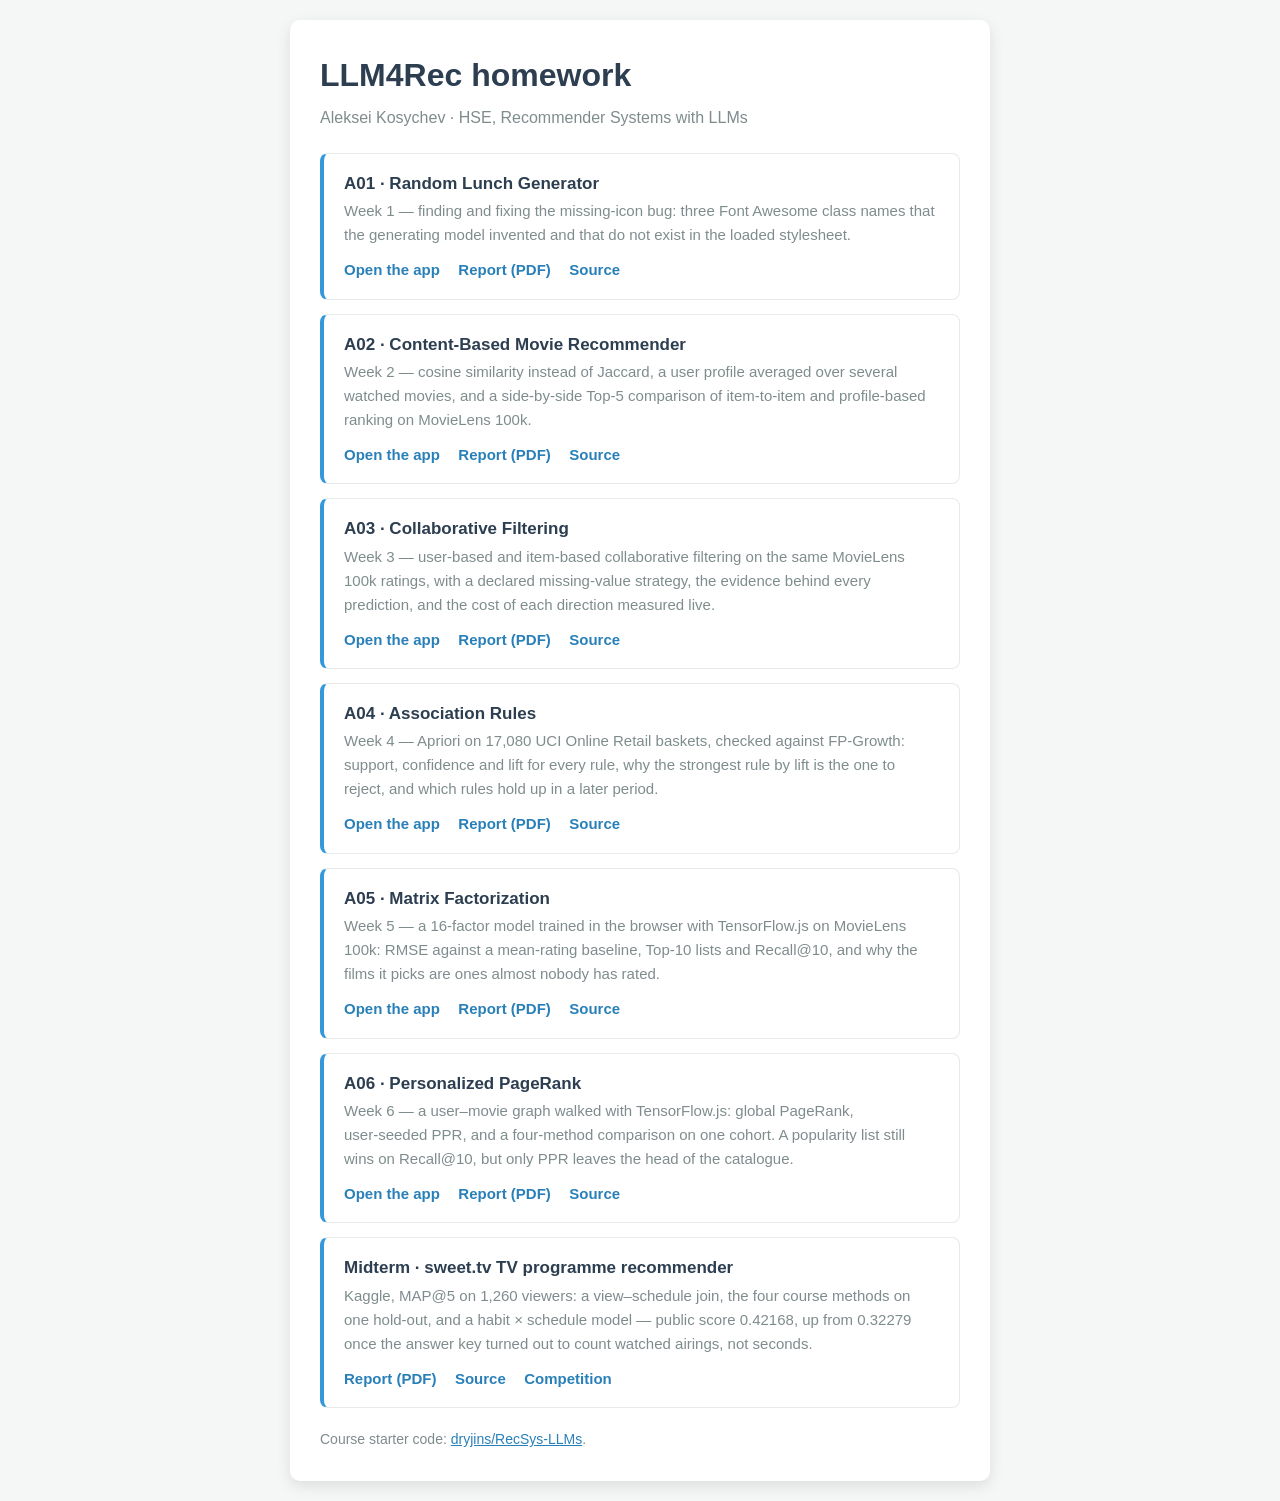
<file: index.html>
<!DOCTYPE html>
<html lang="en">
<head>
    <meta charset="UTF-8">
    <meta name="viewport" content="width=device-width, initial-scale=1.0">
    <title>LLM4Rec homework — Aleksei Kosychev</title>
    <style>
        * { margin: 0; padding: 0; box-sizing: border-box; }
        body {
            font-family: 'Helvetica', 'Arial', sans-serif;
            background-color: #f4f7f6;
            color: #333;
            line-height: 1.6;
            padding: 20px;
            display: flex;
            justify-content: center;
            min-height: 100vh;
        }
        .container {
            background-color: white;
            border-radius: 10px;
            box-shadow: 0 5px 15px rgba(0, 0, 0, 0.1);
            padding: 30px;
            width: 100%;
            max-width: 700px;
            align-self: flex-start;
        }
        h1 { color: #2c3e50; margin-bottom: 4px; }
        .subtitle { color: #7f8c8d; margin-bottom: 22px; }
        .card {
            border: 1px solid #e6eaea;
            border-left: 4px solid #3498db;
            border-radius: 8px;
            padding: 16px 20px;
            margin-bottom: 14px;
        }
        .card h2 { font-size: 17px; color: #2c3e50; margin-bottom: 2px; }
        .card p { color: #7f8c8d; font-size: 15px; margin-bottom: 10px; }
        .links a {
            display: inline-block;
            margin-right: 14px;
            color: #2980b9;
            text-decoration: none;
            font-weight: bold;
            font-size: 15px;
        }
        .links a:hover { text-decoration: underline; }
        footer { color: #7f8c8d; font-size: 14px; margin-top: 20px; }
        footer a { color: #2980b9; }
    </style>
</head>
<body>
    <div class="container">
        <h1>LLM4Rec homework</h1>
        <p class="subtitle">Aleksei Kosychev &middot; HSE, Recommender Systems with LLMs</p>

        <div class="card">
            <h2>A01 &middot; Random Lunch Generator</h2>
            <p>Week 1 &mdash; finding and fixing the missing-icon bug: three Font Awesome class names that
               the generating model invented and that do not exist in the loaded stylesheet.</p>
            <div class="links">
                <a href="hw1/">Open the app</a>
                <a href="hw1/report/kosychev_a01_report.pdf">Report (PDF)</a>
                <a href="https://github.com/ak1232320/rec-sys-hw1/tree/main/hw1">Source</a>
            </div>
        </div>

        <div class="card">
            <h2>A02 &middot; Content-Based Movie Recommender</h2>
            <p>Week 2 &mdash; cosine similarity instead of Jaccard, a user profile averaged over several
               watched movies, and a side-by-side Top&#8209;5 comparison of item&#8209;to&#8209;item and
               profile&#8209;based ranking on MovieLens 100k.</p>
            <div class="links">
                <a href="hw2/">Open the app</a>
                <a href="hw2/report/kosychev_a02_report.pdf">Report (PDF)</a>
                <a href="https://github.com/ak1232320/rec-sys-hw1/tree/main/hw2">Source</a>
            </div>
        </div>

        <div class="card">
            <h2>A03 &middot; Collaborative Filtering</h2>
            <p>Week 3 &mdash; user&#8209;based and item&#8209;based collaborative filtering on the same
               MovieLens 100k ratings, with a declared missing&#8209;value strategy, the evidence behind
               every prediction, and the cost of each direction measured live.</p>
            <div class="links">
                <a href="hw3/">Open the app</a>
                <a href="hw3/report/kosychev_a03_report.pdf">Report (PDF)</a>
                <a href="https://github.com/ak1232320/rec-sys-hw1/tree/main/hw3">Source</a>
            </div>
        </div>

        <div class="card">
            <h2>A04 &middot; Association Rules</h2>
            <p>Week 4 &mdash; Apriori on 17,080 UCI Online Retail baskets, checked against FP&#8209;Growth:
               support, confidence and lift for every rule, why the strongest rule by lift is the one to
               reject, and which rules hold up in a later period.</p>
            <div class="links">
                <a href="hw4/">Open the app</a>
                <a href="hw4/report/kosychev_a04_report.pdf">Report (PDF)</a>
                <a href="https://github.com/ak1232320/rec-sys-hw1/tree/main/hw4">Source</a>
            </div>
        </div>

        <div class="card">
            <h2>A05 &middot; Matrix Factorization</h2>
            <p>Week 5 &mdash; a 16&#8209;factor model trained in the browser with TensorFlow.js on
               MovieLens 100k: RMSE against a mean&#8209;rating baseline, Top&#8209;10 lists and
               Recall@10, and why the films it picks are ones almost nobody has rated.</p>
            <div class="links">
                <a href="hw5/">Open the app</a>
                <a href="hw5/report/kosychev_a05_report.pdf">Report (PDF)</a>
                <a href="https://github.com/ak1232320/rec-sys-hw1/tree/main/hw5">Source</a>
            </div>
        </div>

        <div class="card">
            <h2>A06 &middot; Personalized PageRank</h2>
            <p>Week 6 &mdash; a user&ndash;movie graph walked with TensorFlow.js: global PageRank,
               user&#8209;seeded PPR, and a four&#8209;method comparison on one cohort. A popularity list
               still wins on Recall@10, but only PPR leaves the head of the catalogue.</p>
            <div class="links">
                <a href="hw6/">Open the app</a>
                <a href="hw6/report/kosychev_a06_report.pdf">Report (PDF)</a>
                <a href="https://github.com/ak1232320/rec-sys-hw1/tree/main/hw6">Source</a>
            </div>
        </div>

        <div class="card">
            <h2>Midterm &middot; sweet.tv TV programme recommender</h2>
            <p>Kaggle, MAP@5 on 1,260 viewers: a view&ndash;schedule join, the four course methods on one
               hold&#8209;out, and a habit&nbsp;&times;&nbsp;schedule model &mdash; public score 0.42168,
               up from 0.32279 once the answer key turned out to count watched airings, not seconds.</p>
            <div class="links">
                <a href="midterm/report/kosychev_midterm_report.pdf">Report (PDF)</a>
                <a href="https://github.com/ak1232320/rec-sys-hw1/tree/main/midterm">Source</a>
                <a href="https://www.kaggle.com/competitions/sweettv-tv-program-recommender">Competition</a>
            </div>
        </div>

        <footer>
            Course starter code: <a href="https://github.com/dryjins/RecSys-LLMs">dryjins/RecSys-LLMs</a>.
        </footer>
    </div>
</body>
</html>
</file>
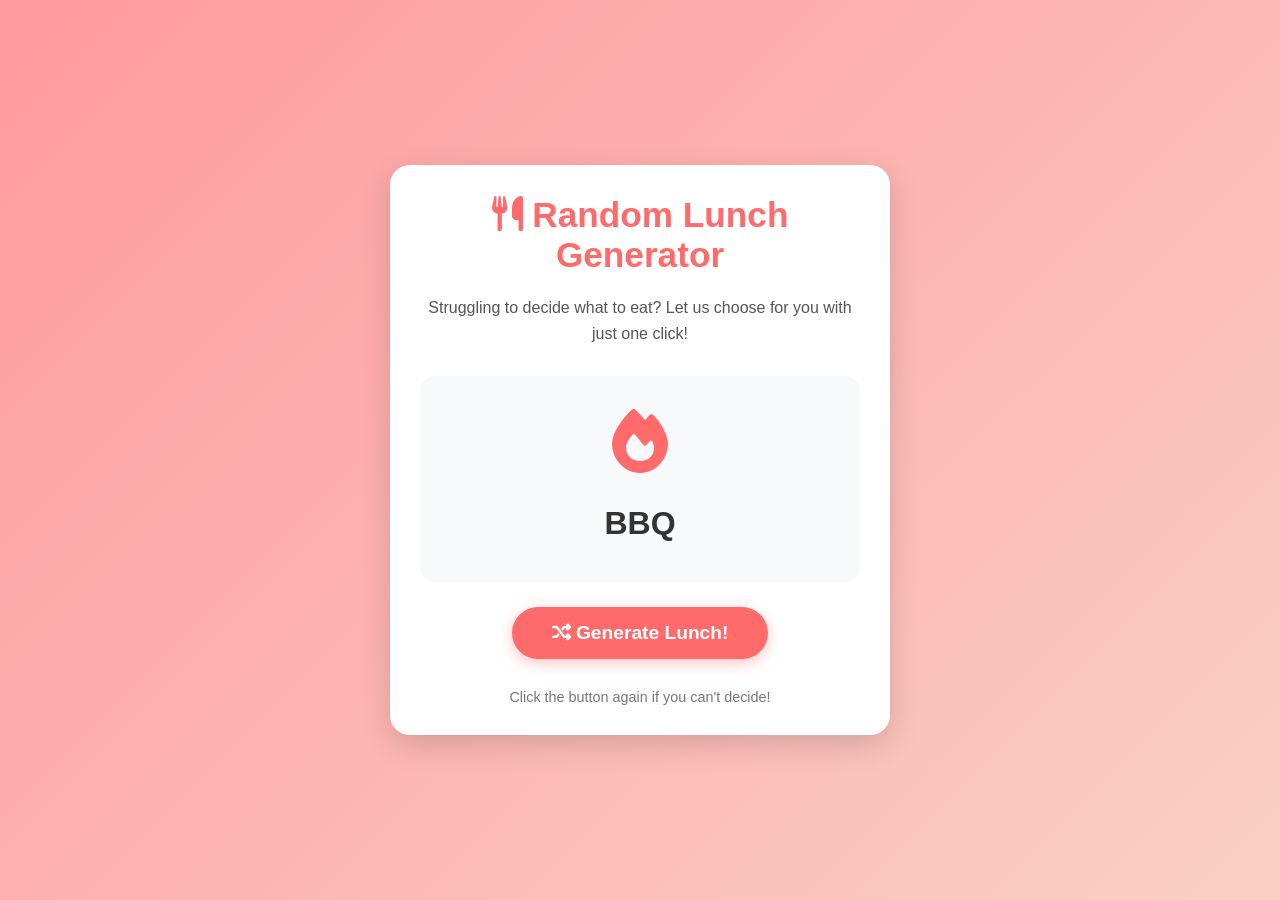
<file: fixed/index.html>
<!DOCTYPE html>
<html lang="en">
<head>
    <meta charset="UTF-8">
    <meta name="viewport" content="width=device-width, initial-scale=1.0">
    <title>Random Lunch Menu Generator</title>
    <link rel="stylesheet" href="https://cdnjs.cloudflare.com/ajax/libs/font-awesome/6.4.0/css/all.min.css">
    <style>
        * {
            margin: 0;
            padding: 0;
            box-sizing: border-box;
            font-family: 'Segoe UI', Tahoma, Geneva, Verdana, sans-serif;
        }
        
        body {
            background: linear-gradient(135deg, #ff9a9e 0%, #fad0c4 100%);
            min-height: 100vh;
            display: flex;
            justify-content: center;
            align-items: center;
            padding: 20px;
        }
        
        .container {
            background-color: white;
            border-radius: 20px;
            box-shadow: 0 10px 30px rgba(0, 0, 0, 0.15);
            width: 90%;
            max-width: 500px;
            padding: 30px;
            text-align: center;
        }
        
        h1 {
            color: #ff6b6b;
            margin-bottom: 20px;
            font-size: 2.2rem;
        }
        
        .description {
            color: #555;
            margin-bottom: 30px;
            line-height: 1.6;
        }
        
        .lunch-display {
            background-color: #f8f9fa;
            border-radius: 15px;
            padding: 30px;
            margin: 25px 0;
            min-height: 200px;
            display: flex;
            flex-direction: column;
            justify-content: center;
            align-items: center;
            transition: all 0.3s ease;
        }
        
        .food-icon {
            font-size: 4rem;
            margin-bottom: 15px;
            color: #ff6b6b;
        }
        
        .food-name {
            font-size: 2rem;
            color: #333;
            font-weight: bold;
            margin: 10px 0;
        }
        
        .generate-btn {
            background-color: #ff6b6b;
            color: white;
            border: none;
            border-radius: 50px;
            padding: 15px 40px;
            font-size: 1.2rem;
            font-weight: bold;
            cursor: pointer;
            transition: all 0.3s ease;
            box-shadow: 0 4px 15px rgba(255, 107, 107, 0.4);
        }
        
        .generate-btn:hover {
            background-color: #ff5252;
            transform: translateY(-3px);
            box-shadow: 0 6px 20px rgba(255, 107, 107, 0.5);
        }
        
        .generate-btn:active {
            transform: translateY(0);
        }
        
        .footer {
            margin-top: 30px;
            color: #777;
            font-size: 0.9rem;
        }
        
        @keyframes fadeIn {
            from { opacity: 0; transform: translateY(10px); }
            to { opacity: 1; transform: translateY(0); }
        }
        
        .fade-in {
            animation: fadeIn 0.5s ease forwards;
        }
        
        @media (max-width: 600px) {
            .container {
                padding: 20px;
            }
            
            h1 {
                font-size: 1.8rem;
            }
            
            .food-name {
                font-size: 1.6rem;
            }
            
            .generate-btn {
                padding: 12px 30px;
                font-size: 1.1rem;
            }
        }
    </style>
</head>
<body>
    <div class="container">
        <h1><i class="fas fa-utensils"></i> Random Lunch Generator</h1>
        <p class="description">Struggling to decide what to eat? Let us choose for you with just one click!</p>
        
        <div class="lunch-display">
            <div class="food-icon"><i class="fas fa-question"></i></div>
            <div class="food-name">What's for lunch?</div>
        </div>
        
        <button class="generate-btn" id="generateBtn">
            <i class="fas fa-random"></i> Generate Lunch!
        </button>
        
        <p class="footer">Click the button again if you can't decide!</p>
    </div>

    <script>
        document.addEventListener('DOMContentLoaded', function() {
            const generateBtn = document.getElementById('generateBtn');
            const foodIcon = document.querySelector('.food-icon');
            const foodName = document.querySelector('.food-name');
            const lunchDisplay = document.querySelector('.lunch-display');
            
            // Array of lunch options with corresponding Font Awesome icons
            const lunchMenu = [
                { name: "Pizza", icon: "fas fa-pizza-slice" },
                { name: "Sushi", icon: "fas fa-fish" },
                { name: "Burger", icon: "fas fa-hamburger" },
                { name: "Salad", icon: "fas fa-leaf" },
                { name: "Tacos", icon: "fas fa-utensil-spoon" },
                // FIX: fa-bowl-hot, fa-pasta and fa-bowl do not exist in Font Awesome 6.4.0 Free,
                // so these items rendered an empty icon. Replaced with classes present in 6.4.0 Free.
                { name: "Ramen", icon: "fas fa-bowl-rice" },
                { name: "Sandwich", icon: "fas fa-bread-slice" },
                { name: "Pasta", icon: "fas fa-plate-wheat" },
                { name: "Curry", icon: "fas fa-mortar-pestle" },
                { name: "Steak", icon: "fas fa-drumstick-bite" },
                { name: "Soup", icon: "fas fa-bowl-food" },
                { name: "BBQ", icon: "fas fa-fire" }
            ];

            const FALLBACK_ICON = "fas fa-utensils";
            let pendingTimer = null;

            // FIX: an unknown Font Awesome class has no ::before glyph, so the icon is blank.
            // Show a generic icon instead of an empty space.
            function iconRendered(iconEl) {
                const content = window.getComputedStyle(iconEl, '::before').content;
                return content !== 'none' && content !== 'normal' && content !== '""';
            }

            // Function to generate random lunch
            function generateRandomLunch() {
                // FIX: cancel the previous pending result on fast repeated clicks
                clearTimeout(pendingTimer);

                // Remove fade-in class if it exists
                lunchDisplay.classList.remove('fade-in');
                
                // Get a random lunch option
                const randomIndex = Math.floor(Math.random() * lunchMenu.length);
                const selectedLunch = lunchMenu[randomIndex];
                
                // Briefly show loading state
                foodIcon.innerHTML = '<i class="fas fa-spinner fa-spin"></i>';
                foodName.textContent = "Thinking...";
                
                // After a short delay, show the selected lunch
                pendingTimer = setTimeout(() => {
                    foodIcon.innerHTML = `<i class="${selectedLunch.icon}"></i>`;
                    if (!iconRendered(foodIcon.firstElementChild)) {
                        foodIcon.innerHTML = `<i class="${FALLBACK_ICON}"></i>`;
                    }
                    foodName.textContent = selectedLunch.name;
                    
                    // Add animation class
                    lunchDisplay.classList.add('fade-in');
                }, 500);
            }
            
            // Add click event to button
            generateBtn.addEventListener('click', generateRandomLunch);
            
            // Generate a random lunch on page load
            generateRandomLunch();
        });
    </script>
</body>
</html>
</file>
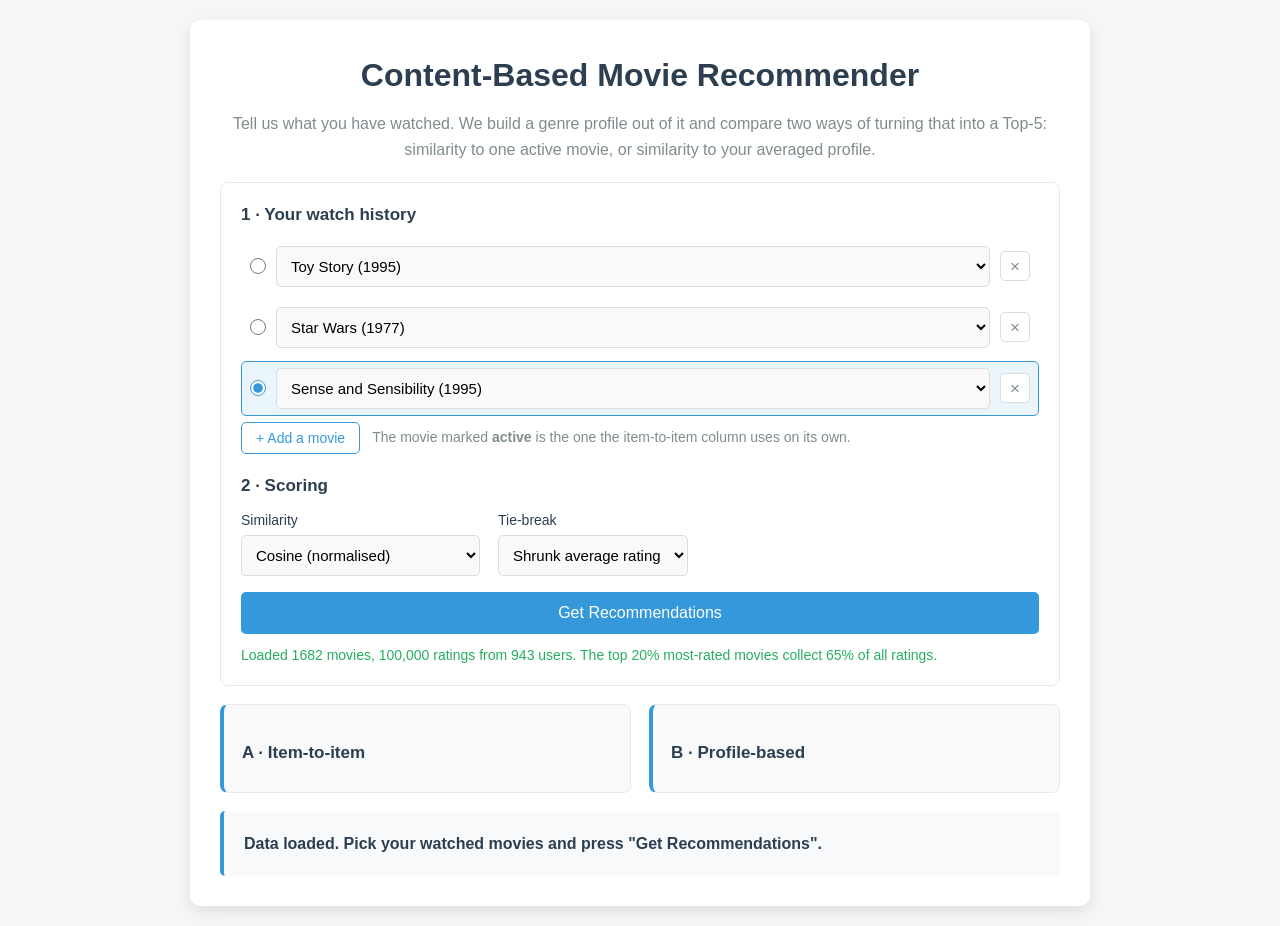
<file: hw2/index.html>
<!DOCTYPE html>
<html lang="en">
<head>
    <meta charset="UTF-8">
    <meta name="viewport" content="width=device-width, initial-scale=1.0">
    <title>Content-Based Movie Recommender</title>
    <link rel="stylesheet" href="style.css">
</head>
<body>
    <div class="container">
        <h1>Content-Based Movie Recommender</h1>
        <p class="subtitle">
            Tell us what you have watched. We build a genre profile out of it and compare two ways
            of turning that into a Top&#8209;5: similarity to one active movie, or similarity to your
            averaged profile.
        </p>

        <section class="panel">
            <h2>1 &middot; Your watch history</h2>
            <div id="watch-history"></div>
            <div class="row-actions">
                <button type="button" id="add-movie">+ Add a movie</button>
                <span class="hint">The movie marked <strong>active</strong> is the one the
                    item&#8209;to&#8209;item column uses on its own.</span>
            </div>

            <h2>2 &middot; Scoring</h2>
            <div class="settings">
                <label for="metric">Similarity
                    <select id="metric">
                        <option value="cosine" selected>Cosine (normalised)</option>
                        <option value="jaccard">Jaccard &mdash; starter</option>
                        <option value="overlap">Raw overlap &mdash; unnormalised</option>
                    </select>
                </label>
                <label for="tiebreak">Tie&#8209;break
                    <select id="tiebreak">
                        <option value="quality" selected>Shrunk average rating</option>
                        <option value="popularity">Rating count</option>
                        <option value="id">Movie id</option>
                    </select>
                </label>
            </div>
            <button id="recommend-btn" onclick="getRecommendations()">Get Recommendations</button>
            <p id="status" class="loading">Please wait, loading data&hellip;</p>
        </section>

        <section class="panel" id="profile-panel" hidden>
            <h2>3 &middot; Your profile vector</h2>
            <p class="hint" id="profile-formula"></p>
            <div id="profile-bars"></div>
        </section>

        <div class="results" id="results" hidden>
            <section class="result-column">
                <h2>A &middot; Item&#8209;to&#8209;item</h2>
                <p class="column-subtitle" id="item-subtitle"></p>
                <ol class="recommendations" id="item-results"></ol>
                <p class="diagnostics" id="item-diagnostics"></p>
            </section>
            <section class="result-column">
                <h2>B &middot; Profile&#8209;based</h2>
                <p class="column-subtitle" id="profile-subtitle"></p>
                <ol class="recommendations" id="profile-results"></ol>
                <p class="diagnostics" id="profile-diagnostics"></p>
            </section>
        </div>

        <div id="result-box">
            <p id="result">Please wait, loading data&hellip;</p>
        </div>
    </div>

    <script src="data.js"></script>
    <script src="recommender.js"></script>
    <script src="script.js"></script>
</body>
</html>
</file>
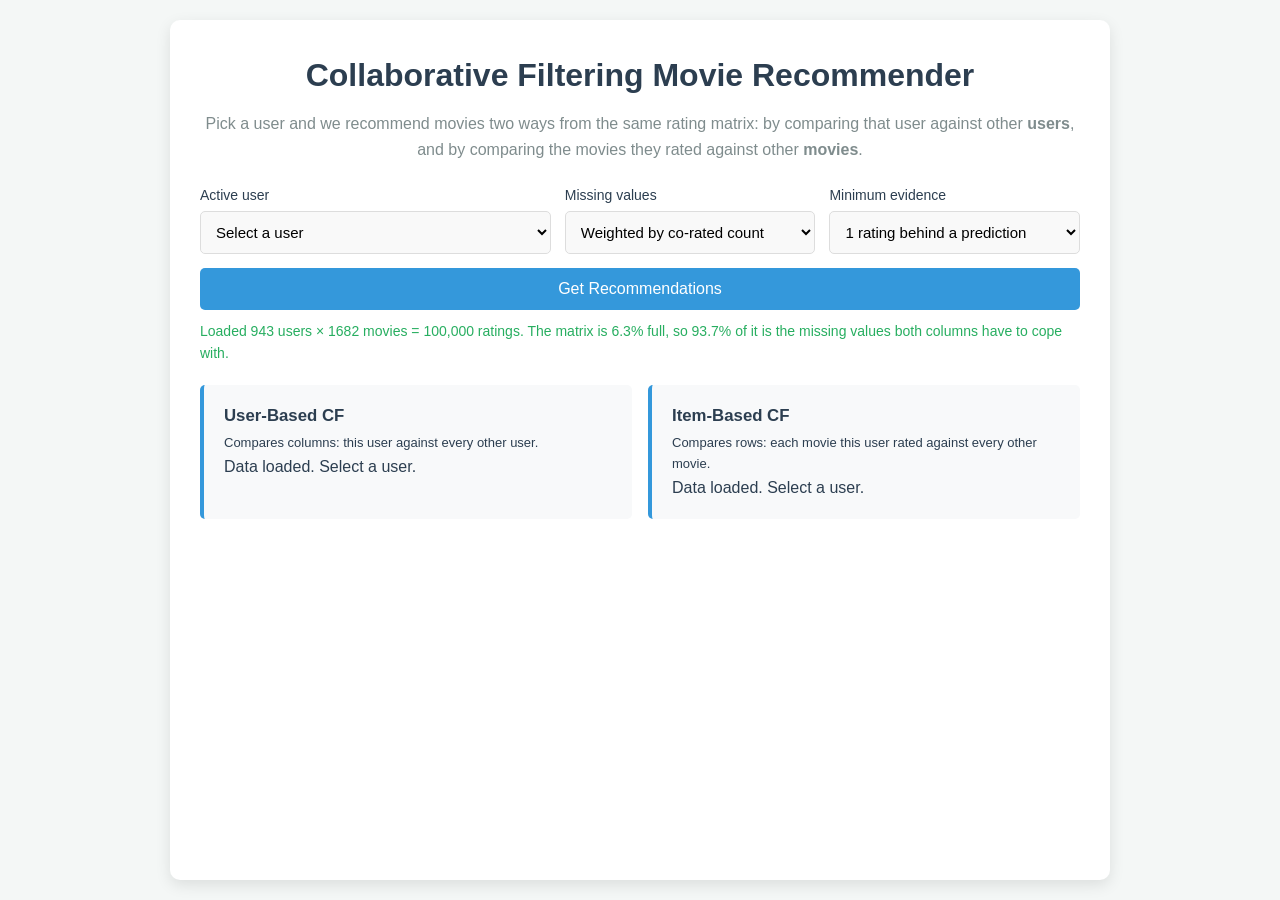
<file: hw3/index.html>
<!DOCTYPE html>
<html lang="en">
<head>
    <meta charset="UTF-8">
    <meta name="viewport" content="width=device-width, initial-scale=1.0">
    <title>Collaborative Filtering Movie Recommender</title>
    <link rel="stylesheet" href="style.css">
</head>
<body>
    <div class="container">
        <h1>Collaborative Filtering Movie Recommender</h1>
        <p class="subtitle">
            Pick a user and we recommend movies two ways from the same rating matrix: by comparing
            that user against other <strong>users</strong>, and by comparing the movies they rated
            against other <strong>movies</strong>.
        </p>

        <div class="controls">
            <label for="user-select">Active user
                <select id="user-select">
                    <option value="" disabled selected>Select a user</option>
                </select>
            </label>
            <label for="strategy">Missing values
                <select id="strategy">
                    <option value="weighted" selected>Weighted by co-rated count</option>
                    <option value="corated">Co-rated entries only</option>
                    <option value="mean">Mean imputation</option>
                </select>
            </label>
            <label for="min-support">Minimum evidence
                <select id="min-support">
                    <option value="1" selected>1 rating behind a prediction</option>
                    <option value="3">3 ratings</option>
                    <option value="5">5 ratings</option>
                </select>
            </label>
        </div>
        <button id="recommend-btn" onclick="getRecommendations()">Get Recommendations</button>
        <p id="status" class="loading">Please wait, loading data&hellip;</p>

        <div id="result-box">
            <div class="result-column">
                <h2>User-Based CF</h2>
                <p class="column-subtitle" id="user-based-subtitle">Compares columns: this user against every other user.</p>
                <div id="user-based-result"><p>Please wait, loading data&hellip;</p></div>
                <p class="diagnostics" id="user-based-diagnostics"></p>
            </div>
            <div class="result-column">
                <h2>Item-Based CF</h2>
                <p class="column-subtitle" id="item-based-subtitle">Compares rows: each movie this user rated against every other movie.</p>
                <div id="item-based-result"><p>Please wait, loading data&hellip;</p></div>
                <p class="diagnostics" id="item-based-diagnostics"></p>
            </div>
        </div>
    </div>

    <script src="data.js"></script>
    <script src="cf.js"></script>
    <script src="script.js"></script>
</body>
</html>
</file>
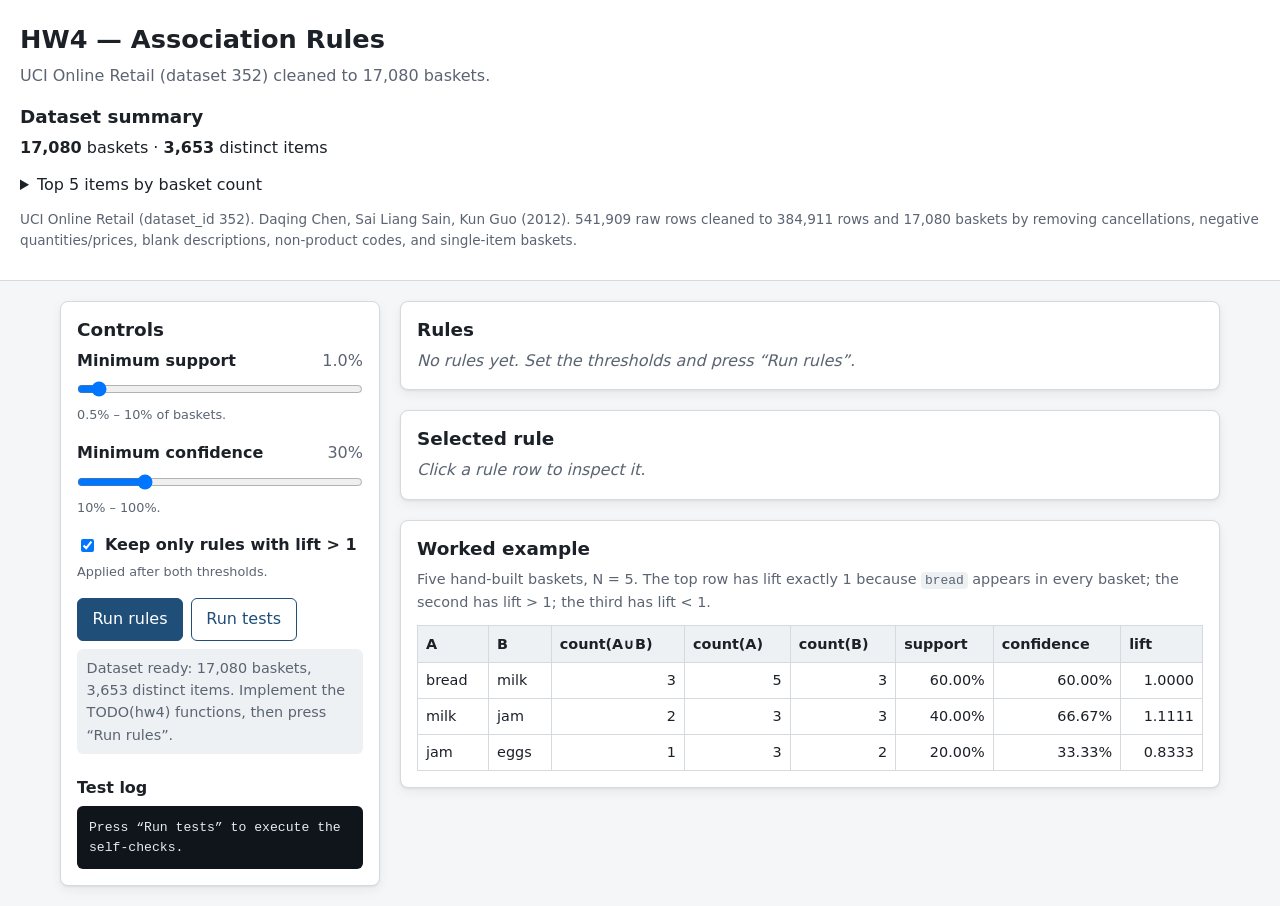
<file: hw4/index.html>
<!DOCTYPE html>
<html lang="en">
<head>
  <meta charset="utf-8">
  <meta name="viewport" content="width=device-width, initial-scale=1">
  <title>HW4 — Association Rules</title>
  <link rel="stylesheet" href="style.css">
</head>
<body>
  <noscript>
    <p class="load-error">JavaScript required — please enable scripts for this directory and reload.</p>
  </noscript>
  <header class="site-header">
    <h1>HW4 — Association Rules</h1>
    <p class="subtitle">UCI Online Retail (dataset 352) cleaned to 17,080 baskets.</p>
    <section id="dataset-summary" aria-labelledby="dataset-summary-heading" class="summary">
      <h2 id="dataset-summary-heading">Dataset summary</h2>
      <div id="dataset-summary-body">
        <p class="empty-state">Loading dataset…</p>
      </div>
    </section>
  </header>

  <div class="layout">
    <aside class="sidebar" aria-labelledby="controls-heading">
      <h2 id="controls-heading">Controls</h2>

      <div class="control">
        <label for="min-support">
          Minimum support
          <output id="min-support-value" for="min-support">1.0%</output>
        </label>
        <input type="range" id="min-support" name="min-support"
               min="0.5" max="10" step="0.5" value="1"
               aria-describedby="min-support-hint">
        <p class="hint" id="min-support-hint">0.5% – 10% of baskets.</p>
      </div>

      <div class="control">
        <label for="min-confidence">
          Minimum confidence
          <output id="min-confidence-value" for="min-confidence">30%</output>
        </label>
        <input type="range" id="min-confidence" name="min-confidence"
               min="10" max="100" step="5" value="30"
               aria-describedby="min-confidence-hint">
        <p class="hint" id="min-confidence-hint">10% – 100%.</p>
      </div>

      <div class="control">
        <label for="lift-filter" class="checkbox">
          <input type="checkbox" id="lift-filter" name="lift-filter" checked
                 aria-describedby="lift-filter-hint">
          Keep only rules with lift &gt; 1
        </label>
        <p class="hint" id="lift-filter-hint">Applied after both thresholds.</p>
      </div>

      <div class="button-row">
        <button type="button" id="run-rules">Run rules</button>
        <button type="button" id="run-tests" class="secondary">Run tests</button>
      </div>

      <p id="status" class="status" role="status" aria-live="polite">Loading…</p>

      <h3 id="test-log-heading">Test log</h3>
      <pre id="testLog" class="test-log" tabindex="0" aria-labelledby="test-log-heading">Press “Run tests” to execute the self-checks.</pre>
    </aside>

    <main>
      <section aria-labelledby="results-heading">
        <h2 id="results-heading">Rules</h2>
        <div id="results">
          <p class="empty-state">No rules yet. Set the thresholds and press “Run rules”.</p>
        </div>
      </section>

      <section aria-labelledby="detail-heading" class="panel">
        <h2 id="detail-heading">Selected rule</h2>
        <div id="rule-detail">
          <p class="empty-state">Click a rule row to inspect it.</p>
        </div>
      </section>

      <section aria-labelledby="example-heading" class="panel">
        <h2 id="example-heading">Worked example</h2>
        <div id="worked-example"></div>
      </section>
    </main>
  </div>

  <script src="transactions.js"></script>
  <script src="script.js"></script>
</body>
</html>
</file>
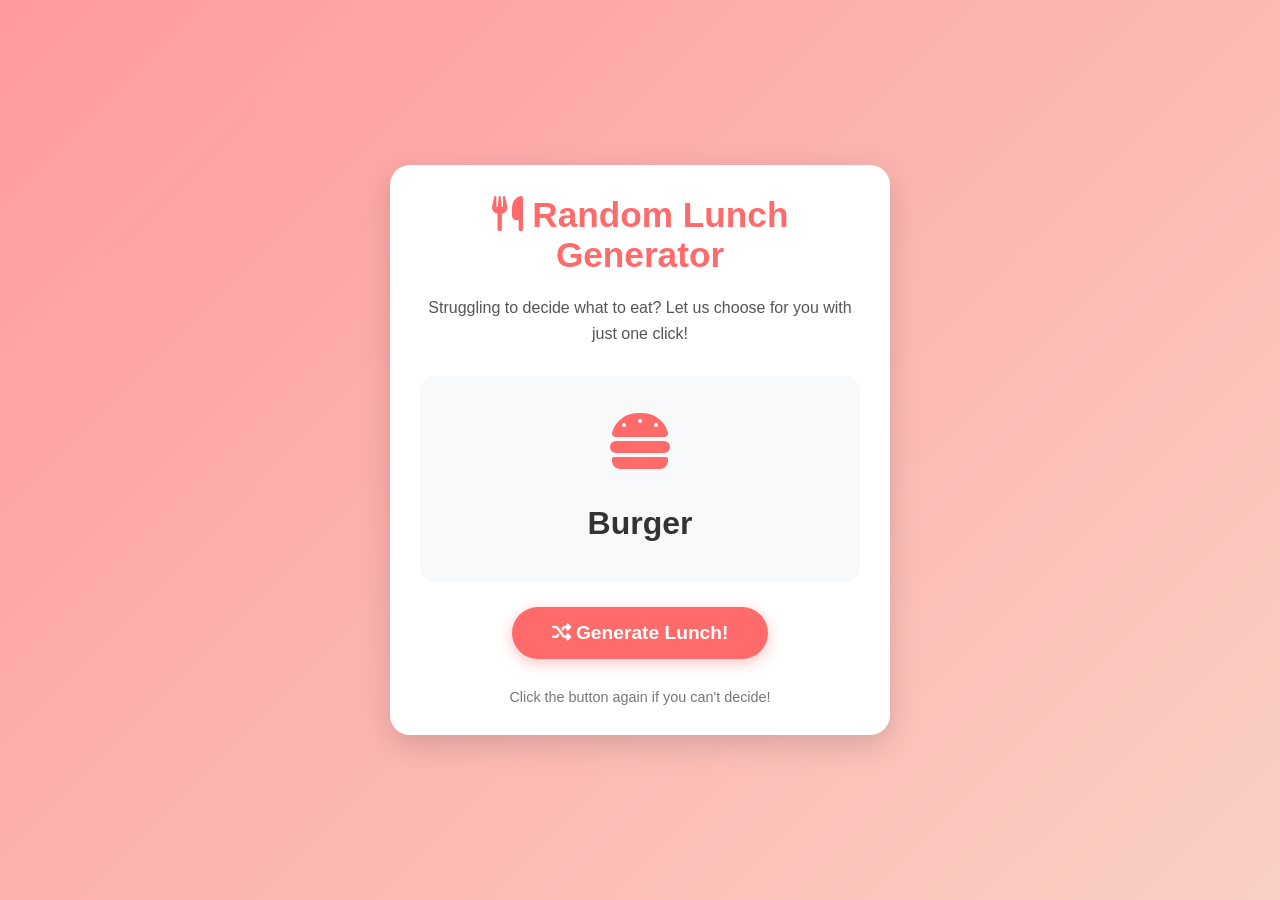
<file: starter/index.html>
<!DOCTYPE html>
<html lang="en">
<head>
    <meta charset="UTF-8">
    <meta name="viewport" content="width=device-width, initial-scale=1.0">
    <title>Random Lunch Menu Generator</title>
    <link rel="stylesheet" href="https://cdnjs.cloudflare.com/ajax/libs/font-awesome/6.4.0/css/all.min.css">
    <style>
        * {
            margin: 0;
            padding: 0;
            box-sizing: border-box;
            font-family: 'Segoe UI', Tahoma, Geneva, Verdana, sans-serif;
        }
        
        body {
            background: linear-gradient(135deg, #ff9a9e 0%, #fad0c4 100%);
            min-height: 100vh;
            display: flex;
            justify-content: center;
            align-items: center;
            padding: 20px;
        }
        
        .container {
            background-color: white;
            border-radius: 20px;
            box-shadow: 0 10px 30px rgba(0, 0, 0, 0.15);
            width: 90%;
            max-width: 500px;
            padding: 30px;
            text-align: center;
        }
        
        h1 {
            color: #ff6b6b;
            margin-bottom: 20px;
            font-size: 2.2rem;
        }
        
        .description {
            color: #555;
            margin-bottom: 30px;
            line-height: 1.6;
        }
        
        .lunch-display {
            background-color: #f8f9fa;
            border-radius: 15px;
            padding: 30px;
            margin: 25px 0;
            min-height: 200px;
            display: flex;
            flex-direction: column;
            justify-content: center;
            align-items: center;
            transition: all 0.3s ease;
        }
        
        .food-icon {
            font-size: 4rem;
            margin-bottom: 15px;
            color: #ff6b6b;
        }
        
        .food-name {
            font-size: 2rem;
            color: #333;
            font-weight: bold;
            margin: 10px 0;
        }
        
        .generate-btn {
            background-color: #ff6b6b;
            color: white;
            border: none;
            border-radius: 50px;
            padding: 15px 40px;
            font-size: 1.2rem;
            font-weight: bold;
            cursor: pointer;
            transition: all 0.3s ease;
            box-shadow: 0 4px 15px rgba(255, 107, 107, 0.4);
        }
        
        .generate-btn:hover {
            background-color: #ff5252;
            transform: translateY(-3px);
            box-shadow: 0 6px 20px rgba(255, 107, 107, 0.5);
        }
        
        .generate-btn:active {
            transform: translateY(0);
        }
        
        .footer {
            margin-top: 30px;
            color: #777;
            font-size: 0.9rem;
        }
        
        @keyframes fadeIn {
            from { opacity: 0; transform: translateY(10px); }
            to { opacity: 1; transform: translateY(0); }
        }
        
        .fade-in {
            animation: fadeIn 0.5s ease forwards;
        }
        
        @media (max-width: 600px) {
            .container {
                padding: 20px;
            }
            
            h1 {
                font-size: 1.8rem;
            }
            
            .food-name {
                font-size: 1.6rem;
            }
            
            .generate-btn {
                padding: 12px 30px;
                font-size: 1.1rem;
            }
        }
    </style>
</head>
<body>
    <div class="container">
        <h1><i class="fas fa-utensils"></i> Random Lunch Generator</h1>
        <p class="description">Struggling to decide what to eat? Let us choose for you with just one click!</p>
        
        <div class="lunch-display">
            <div class="food-icon"><i class="fas fa-question"></i></div>
            <div class="food-name">What's for lunch?</div>
        </div>
        
        <button class="generate-btn" id="generateBtn">
            <i class="fas fa-random"></i> Generate Lunch!
        </button>
        
        <p class="footer">Click the button again if you can't decide!</p>
    </div>

    <script>
        document.addEventListener('DOMContentLoaded', function() {
            const generateBtn = document.getElementById('generateBtn');
            const foodIcon = document.querySelector('.food-icon');
            const foodName = document.querySelector('.food-name');
            const lunchDisplay = document.querySelector('.lunch-display');
            
            // Array of lunch options with corresponding Font Awesome icons
            const lunchMenu = [
                { name: "Pizza", icon: "fas fa-pizza-slice" },
                { name: "Sushi", icon: "fas fa-fish" },
                { name: "Burger", icon: "fas fa-hamburger" },
                { name: "Salad", icon: "fas fa-leaf" },
                { name: "Tacos", icon: "fas fa-utensil-spoon" },
                { name: "Ramen", icon: "fas fa-bowl-hot" },
                { name: "Sandwich", icon: "fas fa-bread-slice" },
                { name: "Pasta", icon: "fas fa-pasta" },
                { name: "Curry", icon: "fas fa-mortar-pestle" },
                { name: "Steak", icon: "fas fa-drumstick-bite" },
                { name: "Soup", icon: "fas fa-bowl" },
                { name: "BBQ", icon: "fas fa-fire" }
            ];
            
            // Function to generate random lunch
            function generateRandomLunch() {
                // Remove fade-in class if it exists
                lunchDisplay.classList.remove('fade-in');
                
                // Get a random lunch option
                const randomIndex = Math.floor(Math.random() * lunchMenu.length);
                const selectedLunch = lunchMenu[randomIndex];
                
                // Briefly show loading state
                foodIcon.innerHTML = '<i class="fas fa-spinner fa-spin"></i>';
                foodName.textContent = "Thinking...";
                
                // After a short delay, show the selected lunch
                setTimeout(() => {
                    foodIcon.innerHTML = `<i class="${selectedLunch.icon}"></i>`;
                    foodName.textContent = selectedLunch.name;
                    
                    // Add animation class
                    lunchDisplay.classList.add('fade-in');
                }, 500);
            }
            
            // Add click event to button
            generateBtn.addEventListener('click', generateRandomLunch);
            
            // Generate a random lunch on page load
            generateRandomLunch();
        });
    </script>
</body>
</html>
</file>
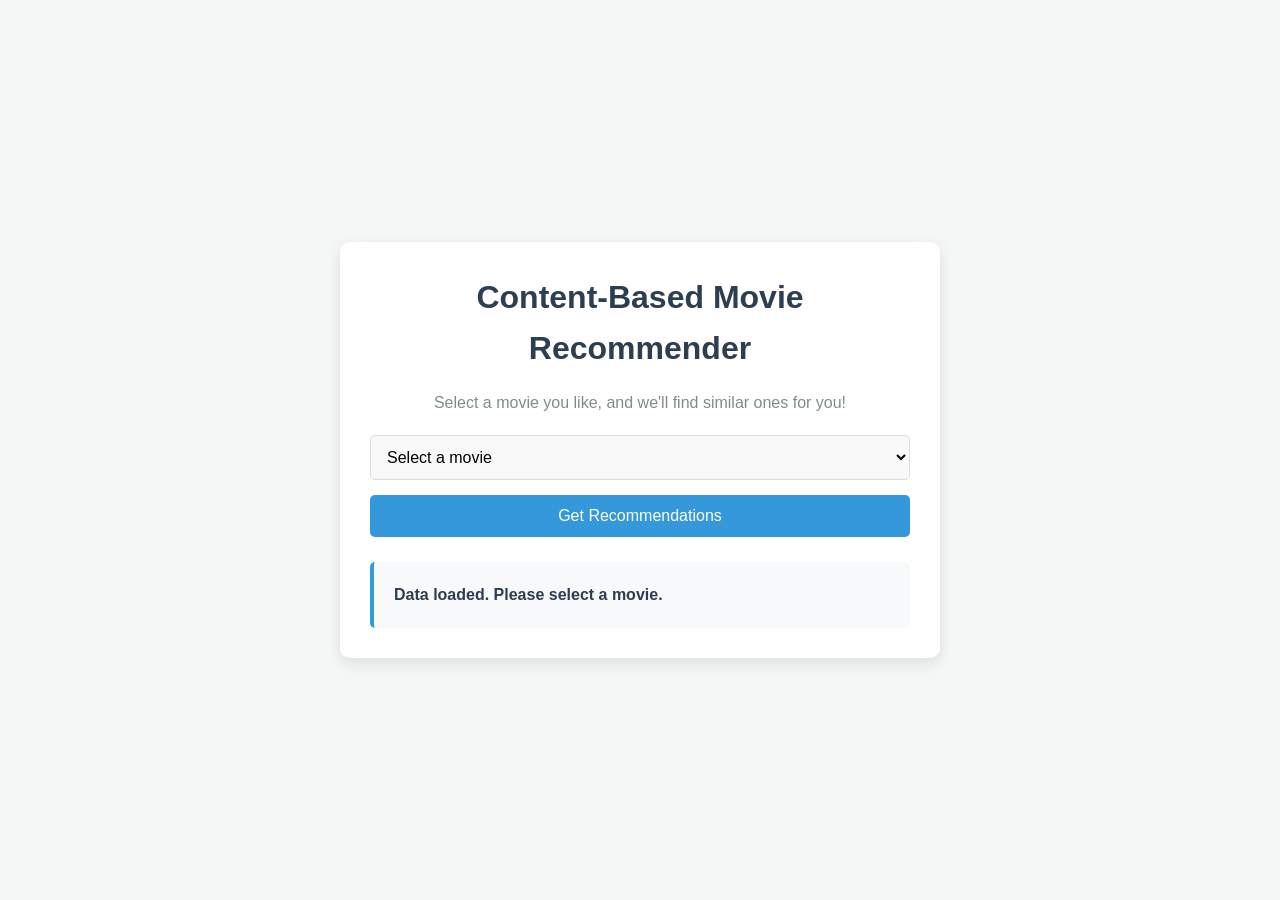
<file: hw2/starter/index.html>
<!DOCTYPE html>
<html lang="en">
<head>
    <meta charset="UTF-8">
    <meta name="viewport" content="width=device-width, initial-scale=1.0">
    <title>Content-Based Movie Recommender</title>
    <link rel="stylesheet" href="style.css">
</head>
<body>
    <div class="container">
        <h1>Content-Based Movie Recommender</h1>
        <p>Select a movie you like, and we'll find similar ones for you!</p>
        
        <div class="controls">
            <select id="movie-select">
                <option value="" disabled selected>Select a movie</option>
            </select>
            <button id="recommend-btn" onclick="getRecommendations()">Get Recommendations</button>
        </div>
        
        <div id="result-box">
            <p id="result">Please wait, loading data...</p>
        </div>
    </div>

    <script src="data.js"></script>
    <script src="script.js"></script>
</body>
</html>
</file>
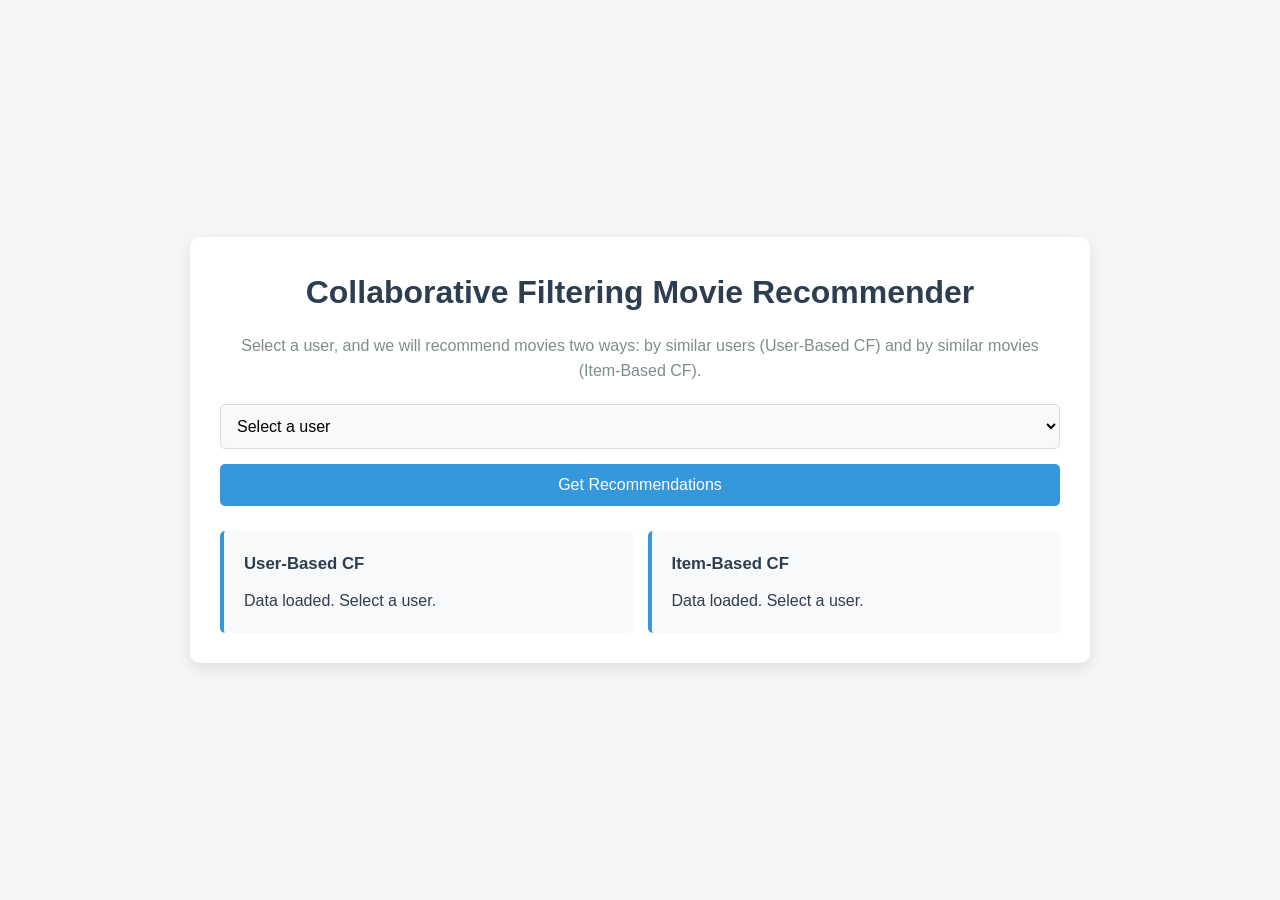
<file: hw3/starter/index.html>
<!DOCTYPE html>
<html lang="en">
<head>
    <meta charset="UTF-8">
    <meta name="viewport" content="width=device-width, initial-scale=1.0">
    <title>Collaborative Filtering Movie Recommender</title>
    <link rel="stylesheet" href="style.css">
</head>
<body>
    <div class="container">
        <h1>Collaborative Filtering Movie Recommender</h1>
        <p>Select a user, and we will recommend movies two ways: by similar users (User-Based CF) and by similar movies (Item-Based CF).</p>

        <div class="controls">
            <select id="user-select">
                <option value="" disabled selected>Select a user</option>
            </select>
            <button id="recommend-btn" onclick="getRecommendations()">Get Recommendations</button>
        </div>

        <div id="result-box">
            <div class="result-column">
                <h2>User-Based CF</h2>
                <div id="user-based-result"><p>Please wait, loading data...</p></div>
            </div>
            <div class="result-column">
                <h2>Item-Based CF</h2>
                <div id="item-based-result"><p>Please wait, loading data...</p></div>
            </div>
        </div>
    </div>

    <script src="data.js"></script>
    <script src="script.js"></script>
</body>
</html>
</file>
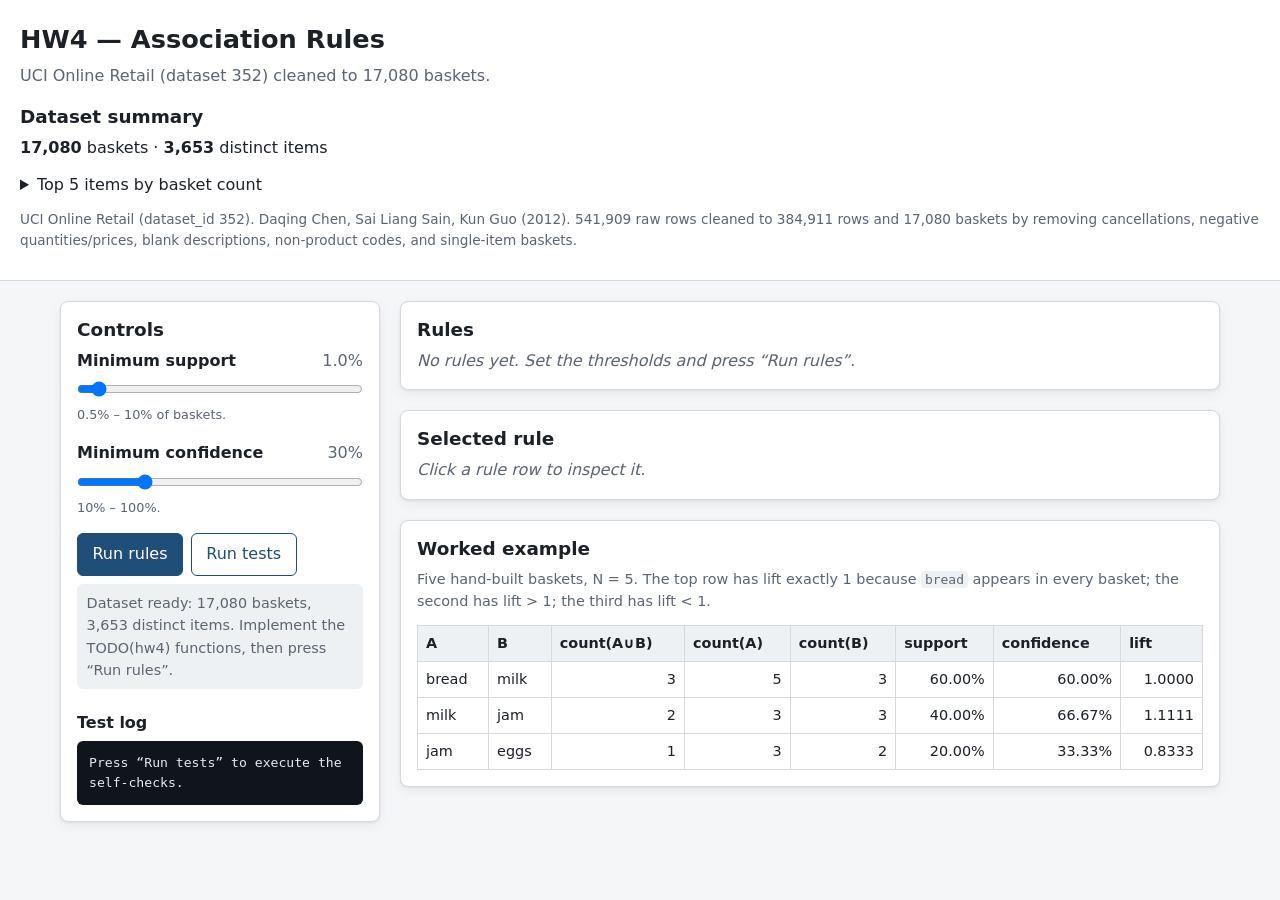
<file: hw4/starter/index.html>
<!DOCTYPE html>
<html lang="en">
<head>
  <meta charset="utf-8">
  <meta name="viewport" content="width=device-width, initial-scale=1">
  <title>HW4 — Association Rules</title>
  <link rel="stylesheet" href="style.css">
</head>
<body>
  <noscript>
    <p class="load-error">JavaScript required — please enable scripts for this directory and reload.</p>
  </noscript>
  <header class="site-header">
    <h1>HW4 — Association Rules</h1>
    <p class="subtitle">UCI Online Retail (dataset 352) cleaned to 17,080 baskets.</p>
    <section id="dataset-summary" aria-labelledby="dataset-summary-heading" class="summary">
      <h2 id="dataset-summary-heading">Dataset summary</h2>
      <div id="dataset-summary-body">
        <p class="empty-state">Loading dataset…</p>
      </div>
    </section>
  </header>

  <div class="layout">
    <aside class="sidebar" aria-labelledby="controls-heading">
      <h2 id="controls-heading">Controls</h2>

      <div class="control">
        <label for="min-support">
          Minimum support
          <output id="min-support-value" for="min-support">1.0%</output>
        </label>
        <input type="range" id="min-support" name="min-support"
               min="0.5" max="10" step="0.5" value="1"
               aria-describedby="min-support-hint">
        <p class="hint" id="min-support-hint">0.5% – 10% of baskets.</p>
      </div>

      <div class="control">
        <label for="min-confidence">
          Minimum confidence
          <output id="min-confidence-value" for="min-confidence">30%</output>
        </label>
        <input type="range" id="min-confidence" name="min-confidence"
               min="10" max="100" step="5" value="30"
               aria-describedby="min-confidence-hint">
        <p class="hint" id="min-confidence-hint">10% – 100%.</p>
      </div>

      <div class="button-row">
        <button type="button" id="run-rules">Run rules</button>
        <button type="button" id="run-tests" class="secondary">Run tests</button>
      </div>

      <p id="status" class="status" role="status" aria-live="polite">Loading…</p>

      <h3 id="test-log-heading">Test log</h3>
      <pre id="testLog" class="test-log" tabindex="0" aria-labelledby="test-log-heading">Press “Run tests” to execute the self-checks.</pre>
    </aside>

    <main>
      <section aria-labelledby="results-heading">
        <h2 id="results-heading">Rules</h2>
        <div id="results">
          <p class="empty-state">No rules yet. Set the thresholds and press “Run rules”.</p>
        </div>
      </section>

      <section aria-labelledby="detail-heading" class="panel">
        <h2 id="detail-heading">Selected rule</h2>
        <div id="rule-detail">
          <p class="empty-state">Click a rule row to inspect it.</p>
        </div>
      </section>

      <section aria-labelledby="example-heading" class="panel">
        <h2 id="example-heading">Worked example</h2>
        <div id="worked-example"></div>
      </section>
    </main>
  </div>

  <script src="transactions.js"></script>
  <script src="script.js"></script>
</body>
</html>
</file>
<file: hw2/style.css>
* {
    margin: 0;
    padding: 0;
    box-sizing: border-box;
}

body {
    font-family: 'Helvetica', 'Arial', sans-serif;
    background-color: #f4f7f6;
    color: #333;
    line-height: 1.6;
    padding: 20px;
    display: flex;
    justify-content: center;
    min-height: 100vh;
}

.container {
    background-color: white;
    border-radius: 10px;
    box-shadow: 0 5px 15px rgba(0, 0, 0, 0.1);
    padding: 30px;
    width: 100%;
    max-width: 900px;
}

h1 {
    text-align: center;
    margin-bottom: 10px;
    color: #2c3e50;
}

h2 {
    font-size: 17px;
    color: #2c3e50;
    margin: 18px 0 10px;
}

.panel h2:first-child {
    margin-top: 0;
}

.subtitle {
    text-align: center;
    margin-bottom: 20px;
    color: #7f8c8d;
}

.hint {
    color: #7f8c8d;
    font-size: 14px;
}

.panel {
    border: 1px solid #e6eaea;
    border-radius: 8px;
    padding: 18px 20px;
    margin-bottom: 18px;
}

.panel.muted {
    opacity: 0.45;
}

/* ---------------------------------------------------------- watch history */

.history-row {
    display: flex;
    align-items: center;
    gap: 10px;
    padding: 6px 8px;
    border: 1px solid transparent;
    border-radius: 5px;
    margin-bottom: 6px;
}

.history-row.active {
    border-color: #3498db;
    background-color: #eaf4fb;
}

.history-row input[type="radio"] {
    accent-color: #3498db;
    flex: none;
    width: 16px;
    height: 16px;
    cursor: pointer;
}

.movie-select,
.settings select {
    padding: 10px;
    border: 1px solid #ddd;
    border-radius: 5px;
    font-size: 15px;
    background-color: #f9f9f9;
    transition: border-color 0.3s;
}

.movie-select {
    flex: 1;
    min-width: 0;
}

.movie-select:focus,
.settings select:focus {
    border-color: #3498db;
    outline: none;
}

.remove-row {
    flex: none;
    width: 30px;
    height: 30px;
    border: 1px solid #ddd;
    border-radius: 5px;
    background: #fff;
    color: #7f8c8d;
    font-size: 17px;
    line-height: 1;
    cursor: pointer;
}

.remove-row:hover:not(:disabled) {
    border-color: #e74c3c;
    color: #e74c3c;
}

.remove-row:disabled {
    opacity: 0.3;
    cursor: default;
}

.row-actions {
    display: flex;
    align-items: center;
    gap: 12px;
    flex-wrap: wrap;
    margin-top: 4px;
}

#add-movie {
    padding: 7px 14px;
    border: 1px solid #3498db;
    border-radius: 5px;
    background: #fff;
    color: #3498db;
    font-size: 14px;
    cursor: pointer;
}

#add-movie:hover {
    background: #eaf4fb;
}

.settings {
    display: flex;
    gap: 18px;
    flex-wrap: wrap;
    margin-bottom: 16px;
}

.settings label {
    display: flex;
    flex-direction: column;
    gap: 4px;
    font-size: 14px;
    color: #2c3e50;
}

#recommend-btn {
    width: 100%;
    padding: 12px 20px;
    background-color: #3498db;
    color: white;
    border: none;
    border-radius: 5px;
    font-size: 16px;
    cursor: pointer;
    transition: background-color 0.3s;
}

#recommend-btn:hover {
    background-color: #2980b9;
}

#status {
    font-size: 14px;
    margin-top: 10px;
}

/* -------------------------------------------------------- profile vector */

.profile-row {
    display: flex;
    align-items: center;
    gap: 10px;
    font-size: 14px;
}

.profile-label {
    flex: none;
    width: 100px;
    color: #2c3e50;
}

.profile-track {
    flex: 1;
    height: 12px;
    background: #eef2f3;
    border-radius: 6px;
    overflow: hidden;
}

.profile-fill {
    display: block;
    height: 100%;
    background: #3498db;
}

.profile-value {
    flex: none;
    width: 42px;
    text-align: right;
    font-variant-numeric: tabular-nums;
    color: #7f8c8d;
}

/* -------------------------------------------------------------- results */

.results {
    display: grid;
    grid-template-columns: 1fr 1fr;
    gap: 18px;
    margin-bottom: 18px;
}

.result-column {
    border: 1px solid #e6eaea;
    border-left: 4px solid #3498db;
    border-radius: 8px;
    padding: 16px 18px;
    background-color: #f8f9fa;
}

.column-subtitle {
    font-size: 14px;
    color: #7f8c8d;
    margin-bottom: 10px;
}

.recommendations {
    list-style: none;
    counter-reset: rec;
}

.recommendations li {
    counter-increment: rec;
    display: grid;
    grid-template-columns: 1fr auto;
    gap: 0 8px;
    padding: 8px 0 8px 26px;
    border-top: 1px solid #e6eaea;
    position: relative;
}

.recommendations li::before {
    content: counter(rec);
    position: absolute;
    left: 0;
    top: 8px;
    width: 18px;
    text-align: center;
    color: #b0bec5;
    font-weight: bold;
    font-size: 13px;
}

.rec-title {
    font-weight: bold;
    color: #2c3e50;
    line-height: 1.3;
}

.rec-score {
    font-variant-numeric: tabular-nums;
    color: #2980b9;
    font-weight: bold;
}

.rec-meta {
    font-size: 13px;
    color: #7f8c8d;
}

.badge {
    font-size: 11px;
    text-transform: uppercase;
    letter-spacing: 0.04em;
    padding: 1px 7px;
    border-radius: 9px;
    align-self: center;
    white-space: nowrap;
}

.badge.head {
    background: #fdebd0;
    color: #b9770e;
}

.badge.tail {
    background: #d5f5e3;
    color: #1e8449;
}

.diagnostics {
    font-size: 13px;
    color: #7f8c8d;
    margin-top: 10px;
    font-style: italic;
}

#result-box {
    background-color: #f8f9fa;
    padding: 20px;
    border-radius: 5px;
    border-left: 4px solid #3498db;
}

#result {
    font-weight: bold;
    color: #2c3e50;
    text-align: left;
    margin: 0;
}

.loading {
    color: #7f8c8d;
    font-style: italic;
}

.error {
    color: #e74c3c;
}

.success {
    color: #27ae60;
}

@media (max-width: 700px) {
    .results {
        grid-template-columns: 1fr;
    }
}
</file>
<file: hw3/style.css>
* {
    margin: 0;
    padding: 0;
    box-sizing: border-box;
}

body {
    font-family: 'Helvetica', 'Arial', sans-serif;
    background-color: #f4f7f6;
    color: #333;
    line-height: 1.6;
    padding: 20px;
    display: flex;
    justify-content: center;
    min-height: 100vh;
}

.container {
    background-color: white;
    border-radius: 10px;
    box-shadow: 0 5px 15px rgba(0, 0, 0, 0.1);
    padding: 30px;
    width: 100%;
    max-width: 940px;
}

h1 {
    text-align: center;
    margin-bottom: 10px;
    color: #2c3e50;
}

.subtitle {
    text-align: center;
    margin-bottom: 22px;
    color: #7f8c8d;
}

/* ----------------------------------------------------------------- controls */

.controls {
    display: grid;
    grid-template-columns: 1.4fr 1fr 1fr;
    gap: 14px;
    margin-bottom: 14px;
}

.controls label {
    display: flex;
    flex-direction: column;
    gap: 4px;
    font-size: 14px;
    color: #2c3e50;
}

.controls select {
    padding: 11px;
    border: 1px solid #ddd;
    border-radius: 5px;
    font-size: 15px;
    background-color: #f9f9f9;
    transition: border-color 0.3s;
    min-width: 0;
}

.controls select:focus {
    border-color: #3498db;
    outline: none;
}

#recommend-btn {
    width: 100%;
    padding: 12px 20px;
    background-color: #3498db;
    color: white;
    border: none;
    border-radius: 5px;
    font-size: 16px;
    cursor: pointer;
    transition: background-color 0.3s;
}

#recommend-btn:hover {
    background-color: #2980b9;
}

#status {
    font-size: 14px;
    margin: 10px 0 20px;
}

/* ------------------------------------------------------------------ results */

#result-box {
    display: grid;
    grid-template-columns: 1fr 1fr;
    gap: 16px;
}

.result-column {
    background-color: #f8f9fa;
    padding: 18px 20px;
    border-radius: 5px;
    border-left: 4px solid #3498db;
}

.result-column h2 {
    font-size: 1.05rem;
    color: #2c3e50;
    margin-bottom: 4px;
    text-align: left;
}

.column-subtitle {
    font-size: 13px;
    color: #7f8c8d;
    margin-bottom: 10px;
}

.result-column p {
    text-align: left;
    color: #2c3e50;
    margin: 0;
}

.recommendations {
    list-style: none;
    counter-reset: rec;
}

.recommendations li {
    counter-increment: rec;
    display: grid;
    grid-template-columns: 1fr auto;
    gap: 0 8px;
    padding: 8px 0 8px 26px;
    border-top: 1px solid #e6eaea;
    position: relative;
}

.recommendations li::before {
    content: counter(rec);
    position: absolute;
    left: 0;
    top: 8px;
    width: 18px;
    text-align: center;
    color: #b0bec5;
    font-weight: bold;
    font-size: 13px;
}

.rec-title {
    font-weight: bold;
    color: #2c3e50;
    line-height: 1.3;
}

.rec-score {
    font-variant-numeric: tabular-nums;
    color: #2980b9;
    font-weight: bold;
}

.rec-meta {
    font-size: 13px;
    color: #7f8c8d;
}

.badge {
    font-size: 11px;
    text-transform: uppercase;
    letter-spacing: 0.04em;
    padding: 1px 7px;
    border-radius: 9px;
    align-self: center;
    white-space: nowrap;
}

.badge.thin {
    background: #fdebd0;
    color: #b9770e;
}

.badge.solid {
    background: #d5f5e3;
    color: #1e8449;
}

.diagnostics {
    font-size: 13px;
    color: #7f8c8d;
    margin-top: 10px;
    font-style: italic;
}

.loading {
    color: #7f8c8d;
    font-style: italic;
}

.error {
    color: #e74c3c;
}

.success {
    color: #27ae60;
}

@media (max-width: 720px) {
    .controls,
    #result-box {
        grid-template-columns: 1fr;
    }
}
</file>
<file: hw4/style.css>
/* week4/style.css — HW4 association-rules starter.
   Clean neutral palette, readable type, tabular numbers, single column < 700px. */

:root {
  --bg: #f5f6f8;
  --surface: #ffffff;
  --border: #d5d9e0;
  --text: #1c2128;
  --muted: #5b6472;
  --accent: #1f4e79;
  --accent-contrast: #ffffff;
  --warning: #7a4b00;
  --warning-bg: #fff5e0;
  --focus: #b4530a;
  --shadow: 0 1px 2px rgba(28, 33, 40, 0.08), 0 4px 12px rgba(28, 33, 40, 0.06);
  --radius: 8px;
}

*,
*::before,
*::after {
  box-sizing: border-box;
}

html {
  font-size: 16px;
}

body {
  margin: 0;
  background: var(--bg);
  color: var(--text);
  font-family: system-ui, -apple-system, "Segoe UI", Roboto, Helvetica, Arial, sans-serif;
  font-size: 1rem;
  line-height: 1.55;
}

h1, h2, h3 {
  line-height: 1.25;
  margin: 0 0 0.5rem;
}

h1 { font-size: 1.6rem; }
h2 { font-size: 1.15rem; margin-top: 0; }
h3 { font-size: 1rem; margin-top: 1.5rem; }

p { margin: 0 0 0.75rem; }

code {
  font-family: ui-monospace, SFMono-Regular, Menlo, Consolas, monospace;
  font-size: 0.9em;
  background: #eef1f4;
  padding: 0.05em 0.3em;
  border-radius: 4px;
}

/* --- layout ------------------------------------------------------------- */

.site-header {
  background: var(--surface);
  border-bottom: 1px solid var(--border);
  padding: 1.5rem 1.25rem 1rem;
}

.subtitle {
  color: var(--muted);
  margin-bottom: 1rem;
}

.layout {
  display: grid;
  grid-template-columns: minmax(260px, 320px) minmax(0, 1fr);
  gap: 1.25rem;
  max-width: 1200px;
  margin: 0 auto;
  padding: 1.25rem;
  align-items: start;
}

.sidebar {
  position: sticky;
  top: 1.25rem;
  background: var(--surface);
  border: 1px solid var(--border);
  border-radius: var(--radius);
  box-shadow: var(--shadow);
  padding: 1rem;
}

main {
  display: flex;
  flex-direction: column;
  gap: 1.25rem;
  min-width: 0;
}

.panel,
section[aria-labelledby="results-heading"] {
  background: var(--surface);
  border: 1px solid var(--border);
  border-radius: var(--radius);
  box-shadow: var(--shadow);
  padding: 1rem;
}

.summary {
  margin-top: 0.5rem;
}

.summary-line {
  font-variant-numeric: tabular-nums;
}

.provenance {
  color: var(--muted);
  font-size: 0.85rem;
  margin-top: 0.75rem;
}

/* --- controls ----------------------------------------------------------- */

.control {
  margin-bottom: 1rem;
}

.control label {
  display: flex;
  justify-content: space-between;
  gap: 0.5rem;
  font-weight: 600;
  margin-bottom: 0.25rem;
}

.control output {
  font-variant-numeric: tabular-nums;
  font-weight: 400;
  color: var(--muted);
}

.control label.checkbox {
  justify-content: flex-start;
  align-items: center;
}

.control input[type="range"] {
  width: 100%;
  margin: 0.25rem 0;
}

.hint {
  color: var(--muted);
  font-size: 0.8rem;
  margin: 0;
}

.button-row {
  display: flex;
  flex-wrap: wrap;
  gap: 0.5rem;
  margin: 0.5rem 0;
}

button {
  font: inherit;
  padding: 0.5rem 0.9rem;
  border: 1px solid var(--accent);
  border-radius: 6px;
  background: var(--accent);
  color: var(--accent-contrast);
  cursor: pointer;
}

button.secondary {
  background: var(--surface);
  color: var(--accent);
}

button:hover {
  filter: brightness(0.94);
}

:focus-visible {
  outline: 3px solid var(--focus);
  outline-offset: 2px;
}

input[type="range"]:focus-visible {
  outline: 3px solid var(--focus);
  outline-offset: 4px;
}

.status {
  background: #eef1f4;
  border-radius: 6px;
  padding: 0.5rem 0.6rem;
  font-size: 0.9rem;
  color: var(--muted);
  min-height: 2.5rem;
}

.test-log {
  background: #10151b;
  color: #e6ebf0;
  border-radius: 6px;
  padding: 0.75rem;
  font-family: ui-monospace, SFMono-Regular, Menlo, Consolas, monospace;
  font-size: 0.82rem;
  line-height: 1.5;
  white-space: pre-wrap;
  max-height: 22rem;
  overflow: auto;
  margin: 0;
}

/* --- tables ------------------------------------------------------------- */

.data-table {
  width: 100%;
  border-collapse: collapse;
  font-size: 0.9rem;
  font-variant-numeric: tabular-nums;
  margin-top: 0.5rem;
}

.data-table th,
.data-table td {
  border: 1px solid var(--border);
  padding: 0.4rem 0.5rem;
  text-align: left;
  vertical-align: top;
}

.data-table th {
  background: #eef1f4;
  font-weight: 600;
}

.data-table td.num,
.data-table th.num {
  text-align: right;
  font-variant-numeric: tabular-nums;
}

.rules-table tbody tr {
  cursor: pointer;
}

.rules-table tbody tr:hover,
.rules-table tbody tr:focus-visible {
  background: #eef4fa;
}

.results-count {
  color: var(--muted);
  font-size: 0.9rem;
  margin: 0;
}

.empty-state {
  color: var(--muted);
  font-style: italic;
  margin: 0;
}

/* --- rule detail -------------------------------------------------------- */

.rule-metrics {
  display: grid;
  grid-template-columns: max-content minmax(0, 1fr);
  gap: 0.25rem 1rem;
  margin: 0 0 0.75rem;
}

.rule-metrics dt {
  font-weight: 600;
}

.rule-metrics dd {
  margin: 0;
  font-variant-numeric: tabular-nums;
}

.comparison {
  background: #eef4fa;
  border-radius: 6px;
  padding: 0.5rem 0.6rem;
  font-size: 0.9rem;
}

.warning {
  background: var(--warning-bg);
  color: var(--warning);
  border-radius: 6px;
  padding: 0.5rem 0.6rem;
  font-size: 0.9rem;
}

.worked-example-intro {
  color: var(--muted);
  font-size: 0.9rem;
}

/* --- responsive --------------------------------------------------------- */

@media (max-width: 700px) {
  .layout {
    grid-template-columns: 1fr;
    padding: 0.75rem;
  }

  .sidebar {
    position: static;
  }
}
</file>
<file: hw2/starter/style.css>
* {
    margin: 0;
    padding: 0;
    box-sizing: border-box;
}

body {
    font-family: 'Helvetica', 'Arial', sans-serif;
    background-color: #f4f7f6;
    color: #333;
    line-height: 1.6;
    padding: 20px;
    display: flex;
    justify-content: center;
    align-items: center;
    min-height: 100vh;
}

.container {
    background-color: white;
    border-radius: 10px;
    box-shadow: 0 5px 15px rgba(0, 0, 0, 0.1);
    padding: 30px;
    width: 90%;
    max-width: 600px;
}

h1 {
    text-align: center;
    margin-bottom: 15px;
    color: #2c3e50;
}

p {
    text-align: center;
    margin-bottom: 20px;
    color: #7f8c8d;
}

.controls {
    display: flex;
    flex-direction: column;
    gap: 15px;
    margin-bottom: 25px;
}

#movie-select {
    padding: 12px;
    border: 1px solid #ddd;
    border-radius: 5px;
    font-size: 16px;
    background-color: #f9f9f9;
    transition: border-color 0.3s;
}

#movie-select:focus {
    border-color: #3498db;
    outline: none;
}

#recommend-btn {
    padding: 12px 20px;
    background-color: #3498db;
    color: white;
    border: none;
    border-radius: 5px;
    font-size: 16px;
    cursor: pointer;
    transition: background-color 0.3s;
}

#recommend-btn:hover {
    background-color: #2980b9;
}

#result-box {
    background-color: #f8f9fa;
    padding: 20px;
    border-radius: 5px;
    border-left: 4px solid #3498db;
}

#result {
    font-weight: bold;
    color: #2c3e50;
    text-align: left;
    margin: 0;
}

.loading {
    color: #7f8c8d;
    font-style: italic;
}

.error {
    color: #e74c3c;
}

.success {
    color: #27ae60;
}
</file>
<file: hw3/starter/style.css>
* {
    margin: 0;
    padding: 0;
    box-sizing: border-box;
}

body {
    font-family: 'Helvetica', 'Arial', sans-serif;
    background-color: #f4f7f6;
    color: #333;
    line-height: 1.6;
    padding: 20px;
    display: flex;
    justify-content: center;
    align-items: center;
    min-height: 100vh;
}

.container {
    background-color: white;
    border-radius: 10px;
    box-shadow: 0 5px 15px rgba(0, 0, 0, 0.1);
    padding: 30px;
    width: 90%;
    max-width: 900px;
}

h1 {
    text-align: center;
    margin-bottom: 15px;
    color: #2c3e50;
}

p {
    text-align: center;
    margin-bottom: 20px;
    color: #7f8c8d;
}

.controls {
    display: flex;
    flex-direction: column;
    gap: 15px;
    margin-bottom: 25px;
}

#user-select {
    padding: 12px;
    border: 1px solid #ddd;
    border-radius: 5px;
    font-size: 16px;
    background-color: #f9f9f9;
    transition: border-color 0.3s;
}

#user-select:focus {
    border-color: #3498db;
    outline: none;
}

#recommend-btn {
    padding: 12px 20px;
    background-color: #3498db;
    color: white;
    border: none;
    border-radius: 5px;
    font-size: 16px;
    cursor: pointer;
    transition: background-color 0.3s;
}

#recommend-btn:hover {
    background-color: #2980b9;
}

#result-box {
    display: grid;
    grid-template-columns: 1fr 1fr;
    gap: 15px;
}

.result-column {
    background-color: #f8f9fa;
    padding: 20px;
    border-radius: 5px;
    border-left: 4px solid #3498db;
}

.result-column h2 {
    font-size: 1.05rem;
    color: #2c3e50;
    margin-bottom: 10px;
    text-align: left;
}

.result-column p,
.result-column ul {
    text-align: left;
    color: #2c3e50;
    margin: 0;
}

.result-column ul {
    padding-left: 20px;
}

@media (max-width: 640px) {
    #result-box {
        grid-template-columns: 1fr;
    }
}

.error {
    color: #e74c3c;
}
</file>
<file: hw4/starter/style.css>
/* week4/style.css — HW4 association-rules starter.
   Clean neutral palette, readable type, tabular numbers, single column < 700px. */

:root {
  --bg: #f5f6f8;
  --surface: #ffffff;
  --border: #d5d9e0;
  --text: #1c2128;
  --muted: #5b6472;
  --accent: #1f4e79;
  --accent-contrast: #ffffff;
  --warning: #7a4b00;
  --warning-bg: #fff5e0;
  --focus: #b4530a;
  --shadow: 0 1px 2px rgba(28, 33, 40, 0.08), 0 4px 12px rgba(28, 33, 40, 0.06);
  --radius: 8px;
}

*,
*::before,
*::after {
  box-sizing: border-box;
}

html {
  font-size: 16px;
}

body {
  margin: 0;
  background: var(--bg);
  color: var(--text);
  font-family: system-ui, -apple-system, "Segoe UI", Roboto, Helvetica, Arial, sans-serif;
  font-size: 1rem;
  line-height: 1.55;
}

h1, h2, h3 {
  line-height: 1.25;
  margin: 0 0 0.5rem;
}

h1 { font-size: 1.6rem; }
h2 { font-size: 1.15rem; margin-top: 0; }
h3 { font-size: 1rem; margin-top: 1.5rem; }

p { margin: 0 0 0.75rem; }

code {
  font-family: ui-monospace, SFMono-Regular, Menlo, Consolas, monospace;
  font-size: 0.9em;
  background: #eef1f4;
  padding: 0.05em 0.3em;
  border-radius: 4px;
}

/* --- layout ------------------------------------------------------------- */

.site-header {
  background: var(--surface);
  border-bottom: 1px solid var(--border);
  padding: 1.5rem 1.25rem 1rem;
}

.subtitle {
  color: var(--muted);
  margin-bottom: 1rem;
}

.layout {
  display: grid;
  grid-template-columns: minmax(260px, 320px) minmax(0, 1fr);
  gap: 1.25rem;
  max-width: 1200px;
  margin: 0 auto;
  padding: 1.25rem;
  align-items: start;
}

.sidebar {
  position: sticky;
  top: 1.25rem;
  background: var(--surface);
  border: 1px solid var(--border);
  border-radius: var(--radius);
  box-shadow: var(--shadow);
  padding: 1rem;
}

main {
  display: flex;
  flex-direction: column;
  gap: 1.25rem;
  min-width: 0;
}

.panel,
section[aria-labelledby="results-heading"] {
  background: var(--surface);
  border: 1px solid var(--border);
  border-radius: var(--radius);
  box-shadow: var(--shadow);
  padding: 1rem;
}

.summary {
  margin-top: 0.5rem;
}

.summary-line {
  font-variant-numeric: tabular-nums;
}

.provenance {
  color: var(--muted);
  font-size: 0.85rem;
  margin-top: 0.75rem;
}

/* --- controls ----------------------------------------------------------- */

.control {
  margin-bottom: 1rem;
}

.control label {
  display: flex;
  justify-content: space-between;
  gap: 0.5rem;
  font-weight: 600;
  margin-bottom: 0.25rem;
}

.control output {
  font-variant-numeric: tabular-nums;
  font-weight: 400;
  color: var(--muted);
}

.control input[type="range"] {
  width: 100%;
  margin: 0.25rem 0;
}

.hint {
  color: var(--muted);
  font-size: 0.8rem;
  margin: 0;
}

.button-row {
  display: flex;
  flex-wrap: wrap;
  gap: 0.5rem;
  margin: 0.5rem 0;
}

button {
  font: inherit;
  padding: 0.5rem 0.9rem;
  border: 1px solid var(--accent);
  border-radius: 6px;
  background: var(--accent);
  color: var(--accent-contrast);
  cursor: pointer;
}

button.secondary {
  background: var(--surface);
  color: var(--accent);
}

button:hover {
  filter: brightness(0.94);
}

:focus-visible {
  outline: 3px solid var(--focus);
  outline-offset: 2px;
}

input[type="range"]:focus-visible {
  outline: 3px solid var(--focus);
  outline-offset: 4px;
}

.status {
  background: #eef1f4;
  border-radius: 6px;
  padding: 0.5rem 0.6rem;
  font-size: 0.9rem;
  color: var(--muted);
  min-height: 2.5rem;
}

.test-log {
  background: #10151b;
  color: #e6ebf0;
  border-radius: 6px;
  padding: 0.75rem;
  font-family: ui-monospace, SFMono-Regular, Menlo, Consolas, monospace;
  font-size: 0.82rem;
  line-height: 1.5;
  white-space: pre-wrap;
  max-height: 22rem;
  overflow: auto;
  margin: 0;
}

/* --- tables ------------------------------------------------------------- */

.data-table {
  width: 100%;
  border-collapse: collapse;
  font-size: 0.9rem;
  font-variant-numeric: tabular-nums;
  margin-top: 0.5rem;
}

.data-table th,
.data-table td {
  border: 1px solid var(--border);
  padding: 0.4rem 0.5rem;
  text-align: left;
  vertical-align: top;
}

.data-table th {
  background: #eef1f4;
  font-weight: 600;
}

.data-table td.num,
.data-table th.num {
  text-align: right;
  font-variant-numeric: tabular-nums;
}

.rules-table tbody tr {
  cursor: pointer;
}

.rules-table tbody tr:hover,
.rules-table tbody tr:focus-visible {
  background: #eef4fa;
}

.results-count {
  color: var(--muted);
  font-size: 0.9rem;
  margin: 0;
}

.empty-state {
  color: var(--muted);
  font-style: italic;
  margin: 0;
}

/* --- rule detail -------------------------------------------------------- */

.rule-metrics {
  display: grid;
  grid-template-columns: max-content minmax(0, 1fr);
  gap: 0.25rem 1rem;
  margin: 0 0 0.75rem;
}

.rule-metrics dt {
  font-weight: 600;
}

.rule-metrics dd {
  margin: 0;
  font-variant-numeric: tabular-nums;
}

.comparison {
  background: #eef4fa;
  border-radius: 6px;
  padding: 0.5rem 0.6rem;
  font-size: 0.9rem;
}

.warning {
  background: var(--warning-bg);
  color: var(--warning);
  border-radius: 6px;
  padding: 0.5rem 0.6rem;
  font-size: 0.9rem;
}

.worked-example-intro {
  color: var(--muted);
  font-size: 0.9rem;
}

/* --- responsive --------------------------------------------------------- */

@media (max-width: 700px) {
  .layout {
    grid-template-columns: 1fr;
    padding: 0.75rem;
  }

  .sidebar {
    position: static;
  }
}
</file>
